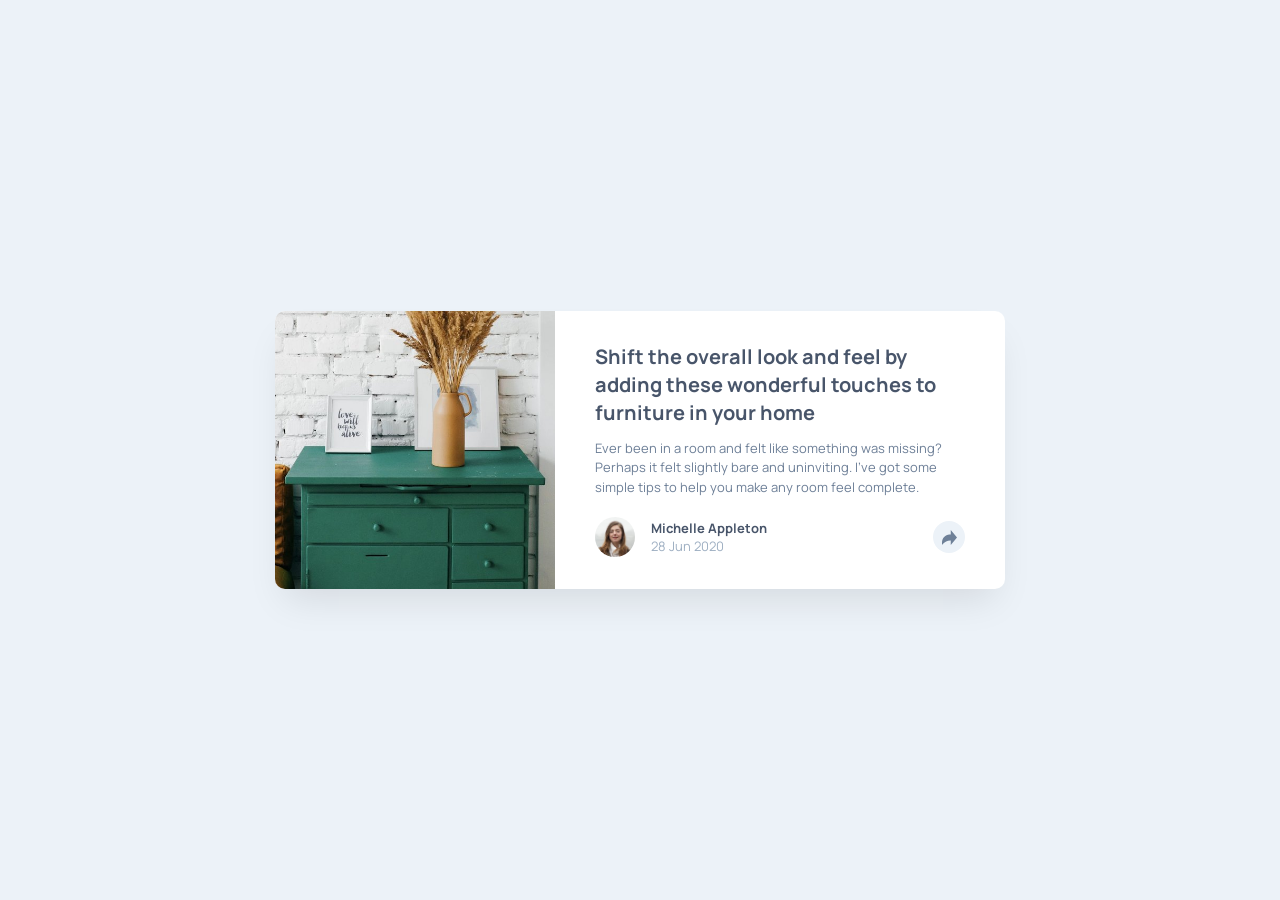
<file: article-preview-component-master/index.html>
<!doctype html>
<html lang="en">
  <head>
    <meta charset="UTF-8" />
    <meta name="viewport" content="width=device-width, initial-scale=1.0" />
    <link
      href="https://fonts.googleapis.com/css2?family=Manrope:wght@200..800&display=swap"
      rel="stylesheet"
    />
    <link rel="stylesheet" href="style.css" />
    <link
      rel="icon"
      type="image/png"
      sizes="32x32"
      href="./images/favicon-32x32.png"
    />
    <title>Frontend Mentor | Article preview component</title>
  </head>
  <body>
    <main>
      <div class="left-side">
        <img src="images/drawers.jpg" alt="" />
      </div>

      <div class="right-side">
        <div class="top">
          <p>
            Shift the overall look and feel by adding these wonderful touches to
            furniture in your home
          </p>
        </div>

        <div class="mid">
          <p>
            Ever been in a room and felt like something was missing? Perhaps it
            felt slightly bare and uninviting. I’ve got some simple tips to help
            you make any room feel complete.
          </p>
        </div>

        <div class="bottom">
          <div class="personal-details">
            <img src="images/avatar-michelle.jpg" alt="" />
            <div>
              <p class="name">Michelle Appleton</p>
              <p class="date">28 Jun 2020</p>
            </div>
          </div>
          <div class="share-image">
            <img src="images/icon-share.svg" alt="" />
          </div>
        </div>
      </div>

      <div class="share">
        <div class="share-box">
          <p>Share</p>
          <img src="images/icon-facebook.svg" alt="" />
          <img src="images/icon-twitter.svg" alt="" />
          <img src="images/icon-pinterest.svg" alt="" />
        </div>
      </div>
    </main>

    <script src="script.js"></script>
  </body>
</html>
</file>
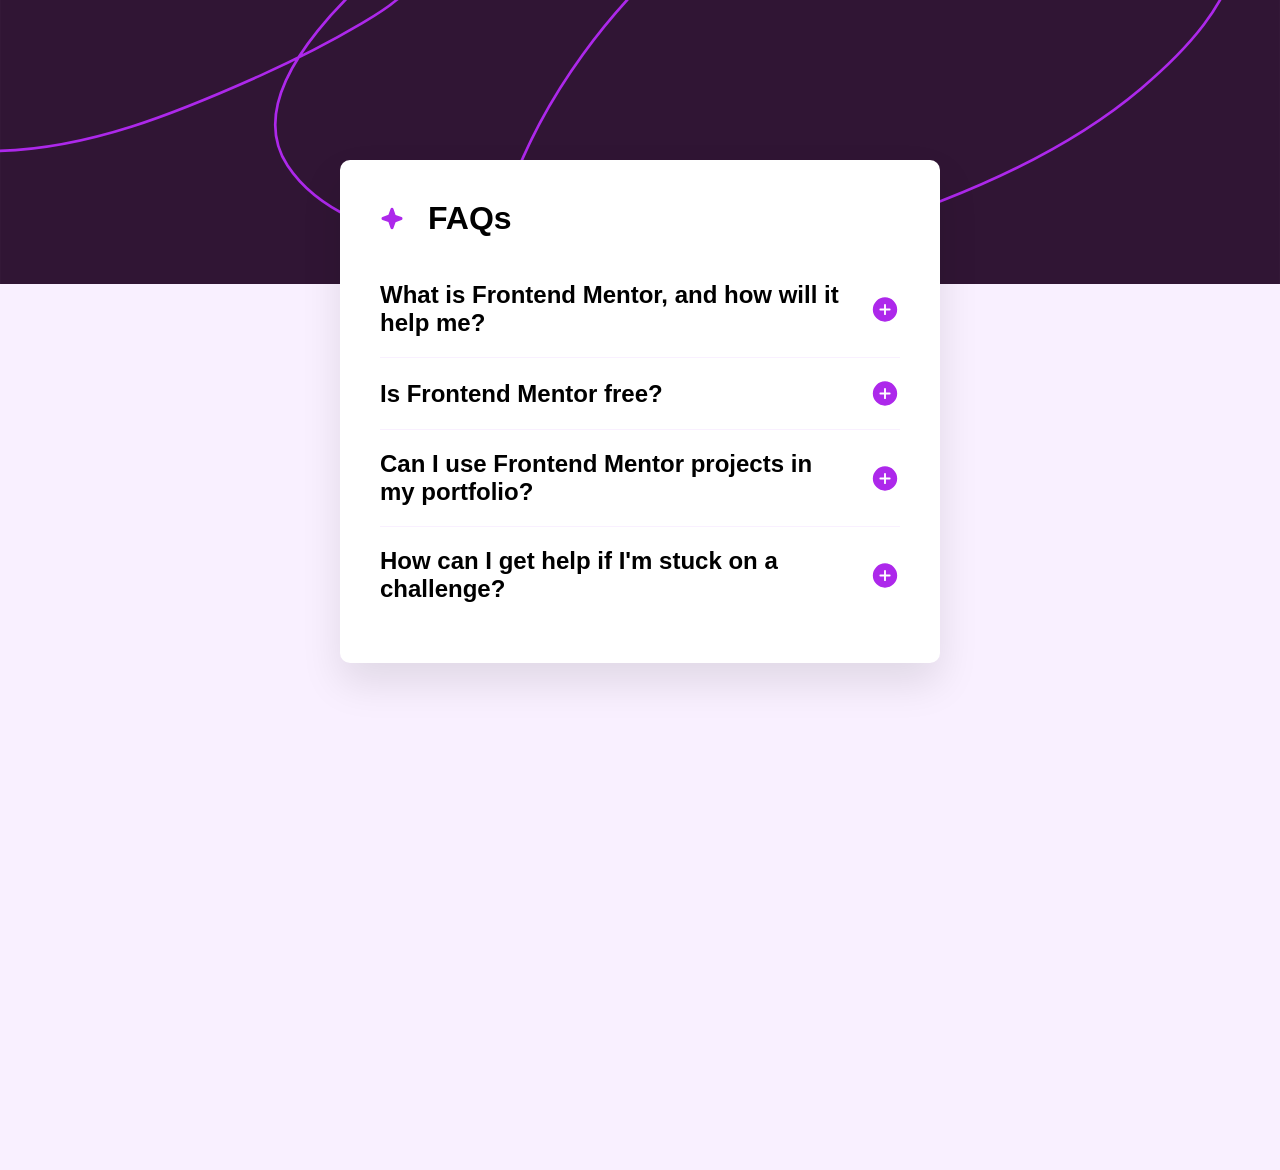
<file: faq-accordion-main/index.html>
<!doctype html>
<html lang="en">
  <head>
    <meta charset="UTF-8" />
    <meta name="viewport" content="width=device-width, initial-scale=1.0" />
    <link rel="stylesheet" href="style.css" />
    <link
      rel="icon"
      type="image/png"
      sizes="32x32"
      href="./assets/images/favicon-32x32.png"
    />
    <title>Frontend Mentor | FAQ accordion</title>
  </head>
  <body>
    <main class="container">
      <div class="header">
        <img
          src="assets/images/icon-star.svg"
          alt="Star Icon"
          class="star-icon"
        />
        <h1>FAQs</h1>
      </div>

      <div class="faq-list">
        <div class="section">
          <div class="question">
            <h2>What is Frontend Mentor, and how will it help me?</h2>
            <img
              src="assets/images/icon-plus.svg"
              alt="Expand"
              class="toggle-icon"
            />
          </div>
          <div class="answer">
            <p>
              Frontend Mentor offers realistic coding challenges to help
              developers improve their frontend coding skills with projects in
              HTML, CSS, and JavaScript. It's suitable for all levels and ideal
              for portfolio building.
            </p>
          </div>
        </div>

        <div class="section">
          <div class="question">
            <h2>Is Frontend Mentor free?</h2>
            <img
              src="assets/images/icon-plus.svg"
              alt="Expand"
              class="toggle-icon"
            />
          </div>
          <div class="answer">
            <p>
              Yes, Frontend Mentor offers both free and premium coding
              challenges, with the free option providing access to a range of
              projects suitable for all skill levels.
            </p>
          </div>
        </div>

        <div class="section">
          <div class="question">
            <h2>Can I use Frontend Mentor projects in my portfolio?</h2>
            <img
              src="assets/images/icon-plus.svg"
              alt="Expand"
              class="toggle-icon"
            />
          </div>
          <div class="answer">
            <p>
              Yes, you can use projects completed on Frontend Mentor in your
              portfolio. It's an excellent way to showcase your skills to
              potential employers!
            </p>
          </div>
        </div>

        <div class="section">
          <div class="question">
            <h2>How can I get help if I'm stuck on a challenge?</h2>
            <img
              src="assets/images/icon-plus.svg"
              alt="Expand"
              class="toggle-icon"
            />
          </div>
          <div class="answer">
            <p>
              The best place to get help is inside Frontend Mentor's Discord
              community. There's a help channel where you can ask questions and
              seek support from other community members.
            </p>
          </div>
        </div>
      </div>
    </main>

    <script src="script.js"></script>
  </body>
</html>
</file>
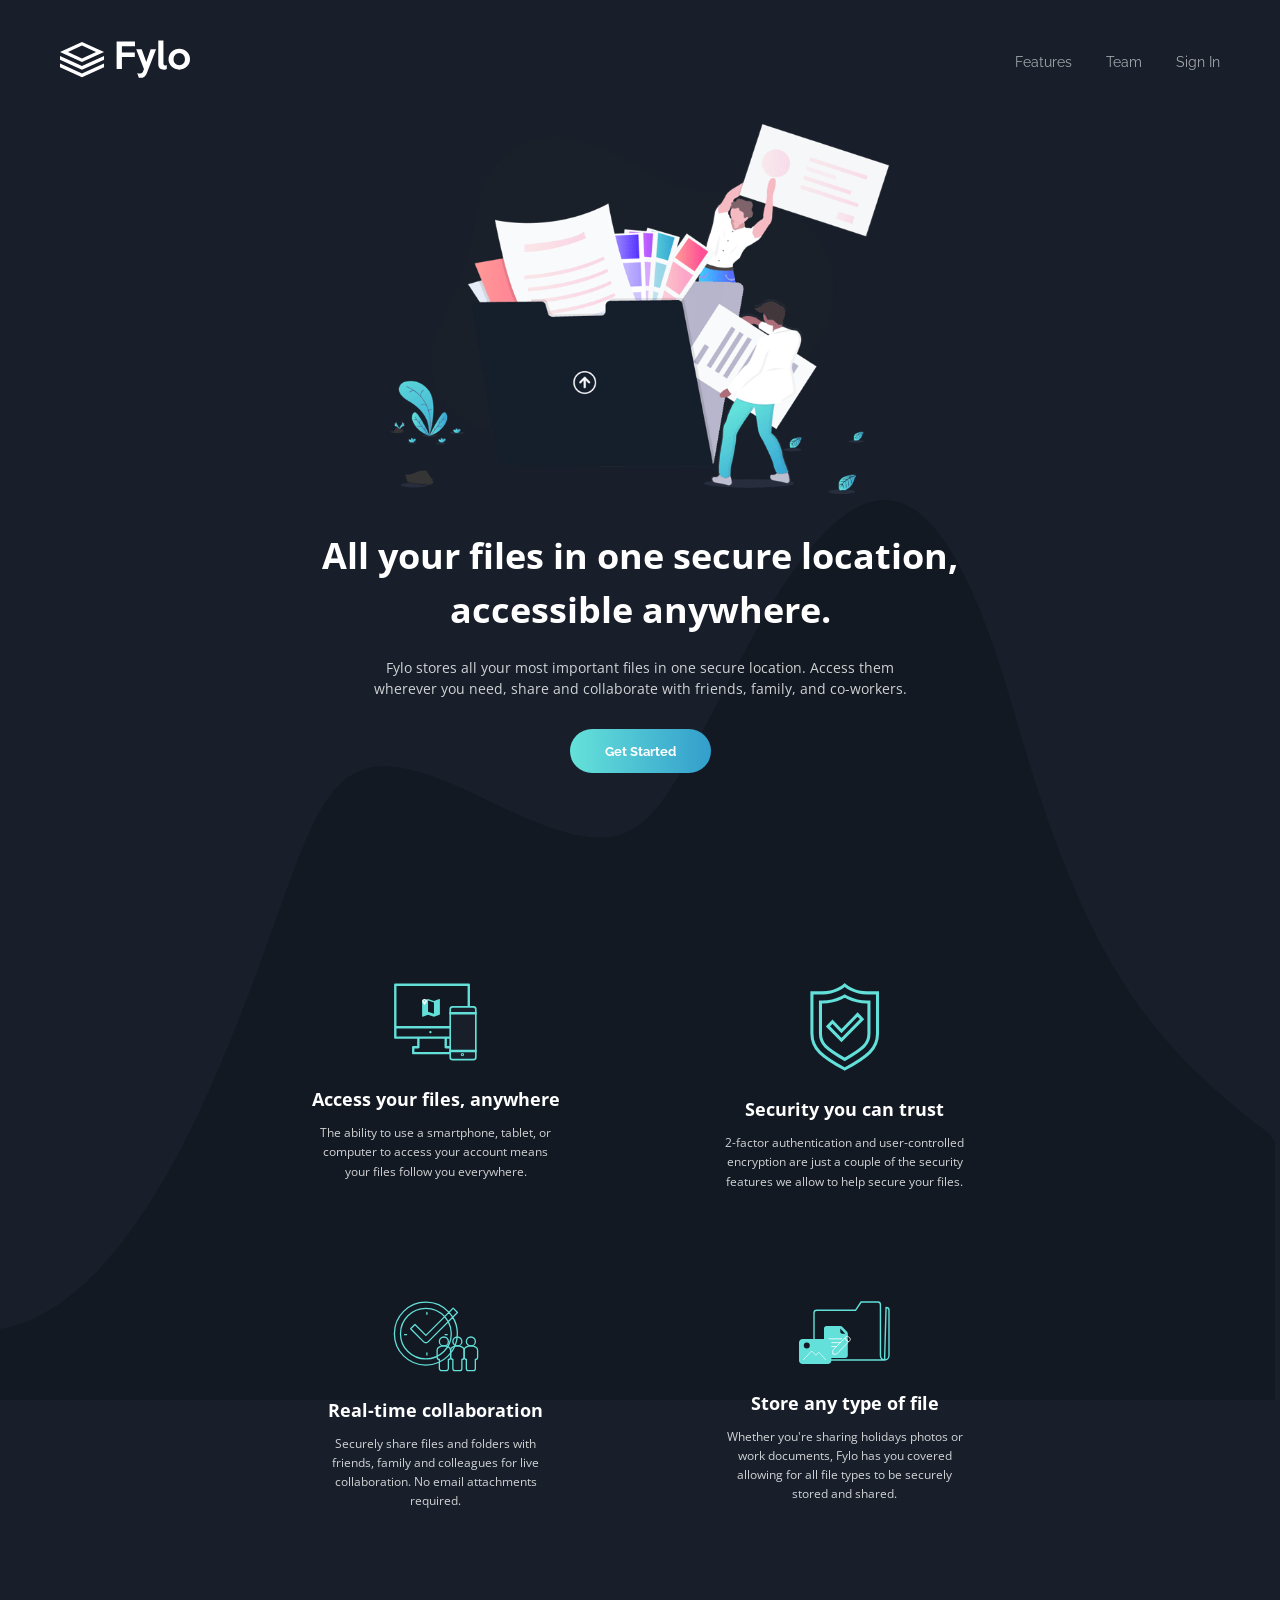
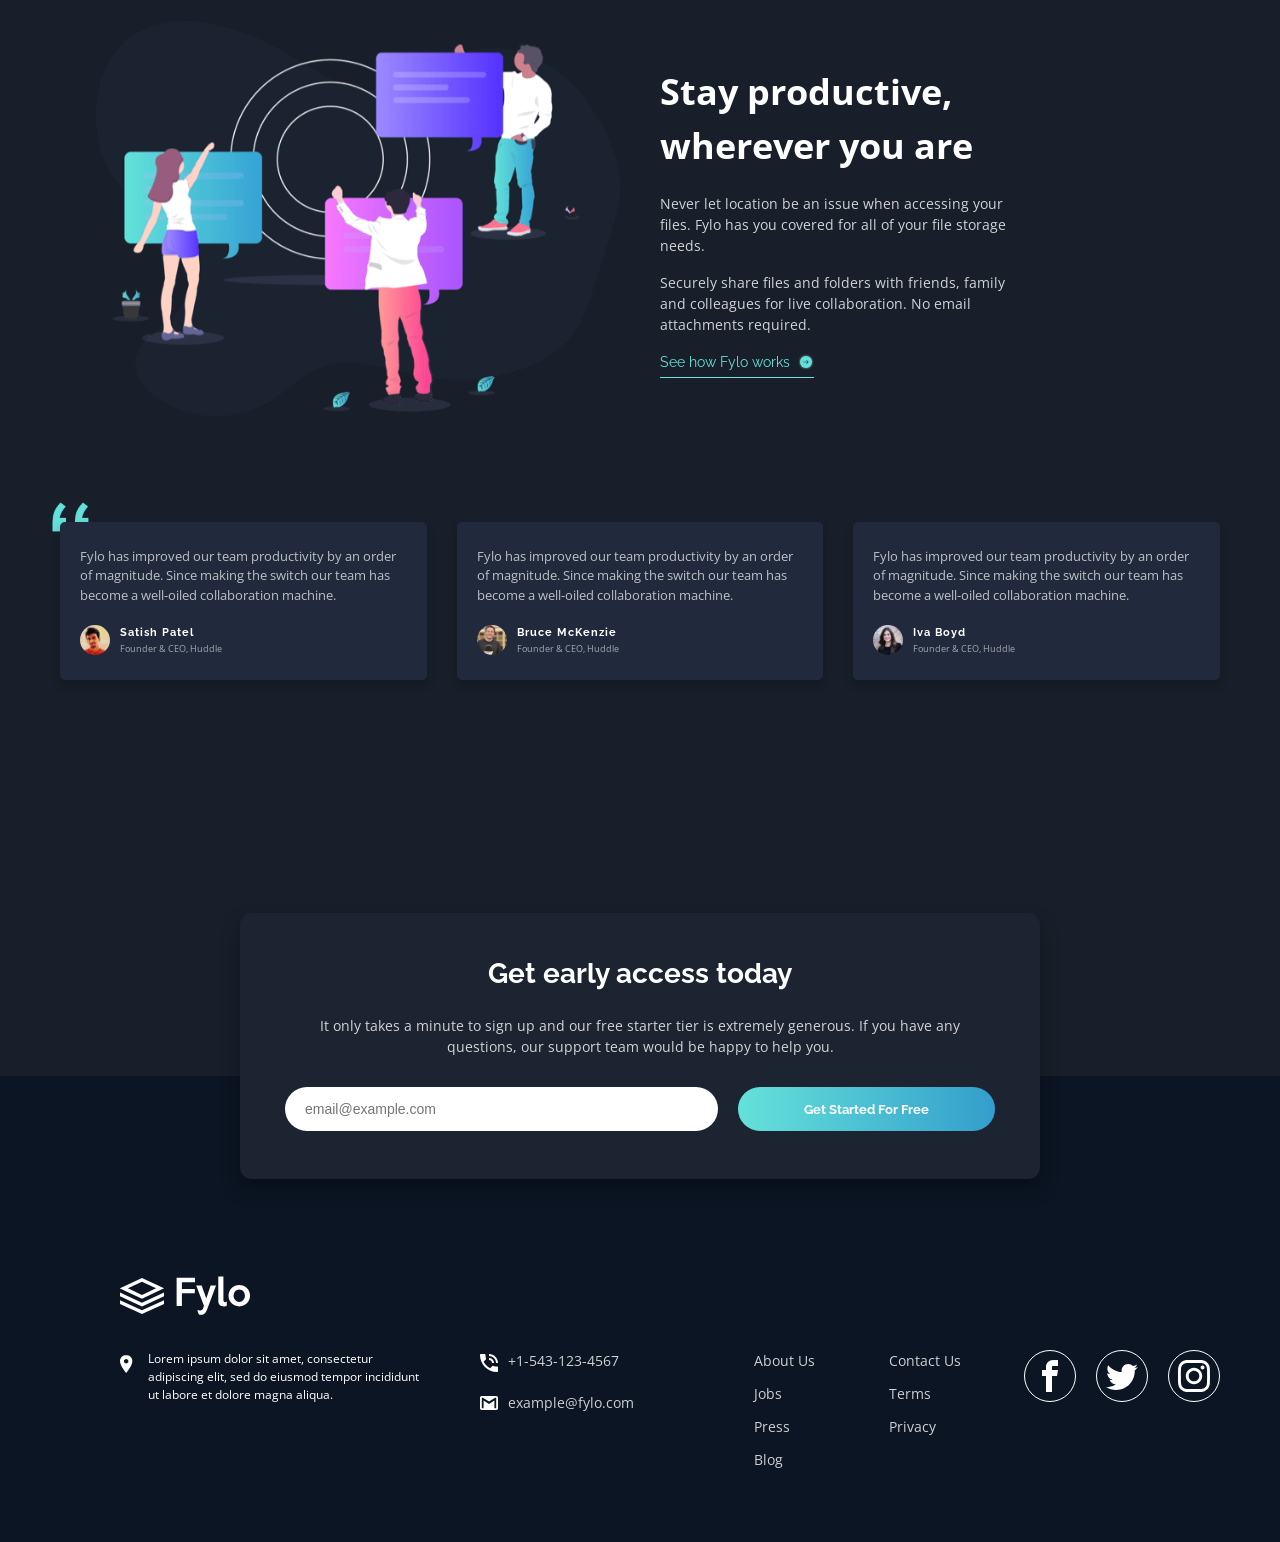
<file: fylo-dark-theme-landing-page-master/index.html>
<!doctype html>
<html lang="en">
  <head>
    <meta charset="UTF-8" />
    <meta name="viewport" content="width=device-width, initial-scale=1.0" />
    <link
      href="https://fonts.googleapis.com/css2?family=Raleway:wght@400;700&display=swap"
      rel="stylesheet"
    />
    <link
      href="https://fonts.googleapis.com/css2?family=Open+Sans:wght@400;700&display=swap"
      rel="stylesheet"
    />
    <link rel="stylesheet" href="style.css" />
    <link
      rel="icon"
      type="image/png"
      sizes="32x32"
      href="./images/favicon-32x32.png"
    />
    <title>Fylo | dark theme landing page</title>
  </head>
  <body>
    <div class="header">
      <div class="header-image">
        <img src="images/logo.svg" alt="Fylo logo" />
      </div>
      <ul class="header-list">
        <li class="header-list-member">Features</li>
        <li class="header-list-member">Team</li>
        <li class="header-list-member">Sign In</li>
      </ul>
    </div>

    <div class="top-middle-container">
      <img src="images/illustration-intro.png" alt="" />
      <div class="top-middle-container-bold-text">
        <p>All your files in one secure location, accessible anywhere.</p>
      </div>
      <div class="top-middle-container-bottom-text">
        <p>
          Fylo stores all your most important files in one secure location.
          Access them wherever you need, share and collaborate with friends,
          family, and co-workers.
        </p>
      </div>
      <button class="top-middle-container-button">Get Started</button>
    </div>

    <div class="middle-container">
      <div class="middle-sub-container">
        <img src="images/icon-access-anywhere.svg" alt="" />
        <div class="middle-container-bold-text">
          Access your files, anywhere
        </div>
        <div class="middle-container-bottom-text">
          The ability to use a smartphone, tablet, or computer to access your
          account means your files follow you everywhere.
        </div>
      </div>
      <div class="middle-sub-container">
        <img src="images/icon-security.svg" alt="" />
        <div class="middle-container-bold-text">Security you can trust</div>
        <div class="middle-container-bottom-text">
          2-factor authentication and user-controlled encryption are just a
          couple of the security features we allow to help secure your files.
        </div>
      </div>
      <div class="middle-sub-container">
        <img src="images/icon-collaboration.svg" alt="" />
        <div class="middle-container-bold-text">Real-time collaboration</div>
        <div class="middle-container-bottom-text">
          Securely share files and folders with friends, family and colleagues
          for live collaboration. No email attachments required.
        </div>
      </div>
      <div class="middle-sub-container">
        <img src="images/icon-any-file.svg" alt="" />
        <div class="middle-container-bold-text">Store any type of file</div>
        <div class="middle-container-bottom-text">
          Whether you're sharing holidays photos or work documents, Fylo has you
          covered allowing for all file types to be securely stored and shared.
        </div>
      </div>
    </div>

    <div class="bottom-middle-container">
      <div class="bottom-middle-left-side">
        <img src="images/illustration-stay-productive.png" alt="" />
      </div>
      <div class="bottom-middle-right-side">
        <div class="bottom-middle-header-text">
          Stay productive, wherever you are
        </div>
        <div class="bottom-middle-first-paragraph">
          Never let location be an issue when accessing your files. Fylo has you
          covered for all of your file storage needs.
        </div>
        <div class="bottom-middle-second-paragraph">
          Securely share files and folders with friends, family and colleagues
          for live collaboration. No email attachments required.
        </div>
        <div class="bottom-middle-link">
          <span>See how Fylo works</span>
          <img src="images/icon-arrow.svg" alt="" />
        </div>
      </div>
    </div>

    <div class="people-comments">
      <div class="comment psuedo-image">
        <div class="comment-text">
          Fylo has improved our team productivity by an order of magnitude.
          Since making the switch our team has become a well-oiled collaboration
          machine.
        </div>
        <div class="person">
          <img src="images/profile-1.jpg" alt="" />
          <div class="person-details">
            <div class="name">Satish Patel</div>
            <div class="position">Founder & CEO, Huddle</div>
          </div>
        </div>
      </div>
      <div class="comment">
        <div class="comment-text">
          Fylo has improved our team productivity by an order of magnitude.
          Since making the switch our team has become a well-oiled collaboration
          machine.
        </div>
        <div class="person">
          <img src="images/profile-2.jpg" alt="" />
          <div class="person-details">
            <div class="name">Bruce McKenzie</div>
            <div class="position">Founder & CEO, Huddle</div>
          </div>
        </div>
      </div>
      <div class="comment">
        <div class="comment-text">
          Fylo has improved our team productivity by an order of magnitude.
          Since making the switch our team has become a well-oiled collaboration
          machine.
        </div>
        <div class="person">
          <img src="images/profile-3.jpg" alt="" />
          <div class="person-details">
            <div class="name">Iva Boyd</div>
            <div class="position">Founder & CEO, Huddle</div>
          </div>
        </div>
      </div>
    </div>

    <div class="contact-container">
      <div class="contact-box">
        <h2 class="contact-title">Get early access today</h2>
        <p class="contact-text">
          It only takes a minute to sign up and our free starter tier is
          extremely generous. If you have any questions, our support team would
          be happy to help you.
        </p>
        <form class="contact-form" id="contact-form">
          <div class="input-wrapper">
            <input
              type="email"
              class="contact-input"
              placeholder="email@example.com"
            />
            <div class="error-message" id="error-message"></div>
            <div class="success-message" id="success-message"></div>
          </div>
          <button type="submit" class="contact-button">
            Get Started For Free
          </button>
        </form>
      </div>
    </div>

    <footer class="footer">
      <div class="footer-logo">
        <img src="images/logo.svg" alt="Fylo" />
      </div>
      <div class="footer-grid">
        <div class="footer-location">
          <img src="images/icon-location.svg" alt="" />
          <p>
            Lorem ipsum dolor sit amet, consectetur adipiscing elit, sed do
            eiusmod tempor incididunt ut labore et dolore magna aliqua.
          </p>
        </div>
        <div class="footer-contact">
          <div class="footer-phone">
            <img src="images/icon-phone.svg" alt="" />
            <p>+1-543-123-4567</p>
          </div>
          <div class="footer-email">
            <img src="images/icon-email.svg" alt="" />
            <p>example@fylo.com</p>
          </div>
        </div>
        <div class="footer-links">
          <ul>
            <li><span class="footer-link">About Us</span></li>
            <li><span class="footer-link">Jobs</span></li>
            <li><span class="footer-link">Press</span></li>
            <li><span class="footer-link">Blog</span></li>
          </ul>
        </div>
        <div class="footer-links">
          <ul>
            <li><span class="footer-link">Contact Us</span></li>
            <li><span class="footer-link">Terms</span></li>
            <li><span class="footer-link">Privacy</span></li>
          </ul>
        </div>
        <div class="footer-social">
          <span class="social-icon" aria-label="Facebook"
            ><img src="images/facebook.svg" alt=""
          /></span>
          <span class="social-icon" aria-label="Twitter"
            ><img src="images/twitter.svg" alt=""
          /></span>
          <span class="social-icon" aria-label="Instagram"
            ><img src="images/instagram.svg" alt=""
          /></span>
        </div>
      </div>
    </footer>

    <script src="script.js"></script>
  </body>
</html>
</file>
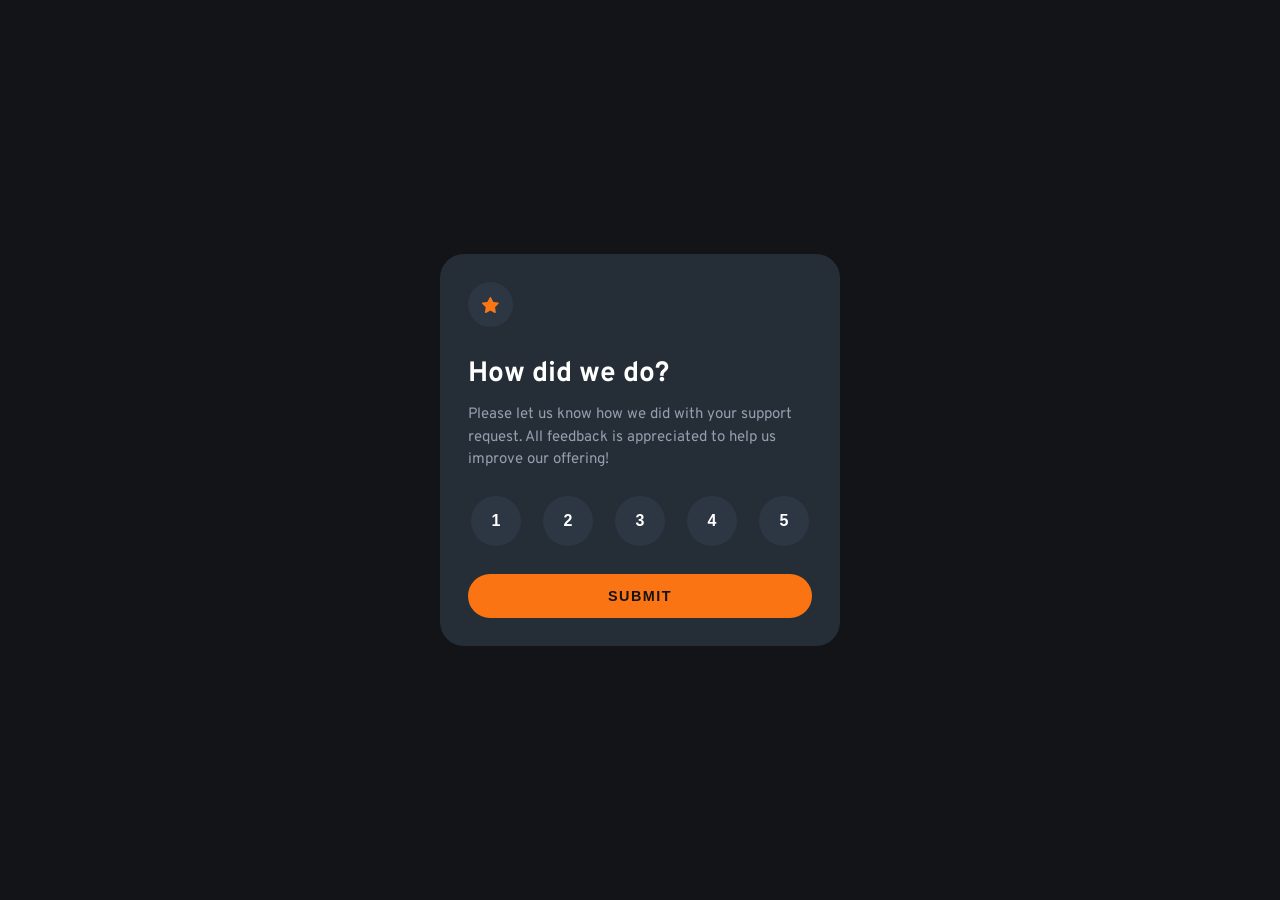
<file: interactive-rating-component-main/index.html>
<!doctype html>
<html lang="en">
  <head>
    <meta charset="UTF-8" />
    <meta name="viewport" content="width=device-width, initial-scale=1.0" />
    <link rel="stylesheet" href="style.css" />
    <!-- displays site properly based on user's device -->

    <link
      href="https://fonts.googleapis.com/css2?family=Overpass:wght@400;700&display=swap"
      rel="stylesheet"
    />

    <link
      rel="icon"
      type="image/png"
      sizes="32x32"
      href="./images/favicon-32x32.png"
    />

    <title>Frontend Mentor | Interactive rating component</title>

    <!-- Feel free to remove these styles or customise in your own stylesheet 👍 -->
    <style>
      .attribution {
        font-size: 0.6875rem;
        text-align: center;
      }
      .attribution a {
        color: hsl(228, 45%, 44%);
      }
    </style>
  </head>
  <body>
    <!-- Rating state start -->

    <div class="rate-page">
      <div class="star-image">
        <img src="images/icon-star.svg" alt="" />
      </div>
      <div class="question">
        <p>How did we do?</p>
      </div>
      <div class="statment">
        <p>
          Please let us know how we did with your support request. All feedback
          is appreciated to help us improve our offering!
        </p>
      </div>

      <div class="list">
        <ul class="numbers-list">
          <li><button class="rating-btn" value="1">1</button></li>
          <li><button class="rating-btn" value="2">2</button></li>
          <li><button class="rating-btn" value="3">3</button></li>
          <li><button class="rating-btn" value="4">4</button></li>
          <li><button class="rating-btn" value="5">5</button></li>
        </ul>
      </div>

      <button class="btn-submit" type="submit">submit</button>
    </div>

    <div class="after-submit-page">
      <div class="image">
        <img src="images/illustration-thank-you.svg" alt="" />

        <div class="display-rate">
          <p>You selected <span id="rate-number"></span> out of 5</p>
        </div>

        <div class="thanks">
          <p>Thank you!</p>
        </div>

        <div class="bottom">
          <p>
            We appreciate you taking the time to give a rating. If you ever need
            more support, don’t hesitate to get in touch!
          </p>
        </div>
      </div>
    </div>

    <script src="script.js"></script>
    <!-- <footer class="attribution">
      Challenge by
      <a href="https://www.frontendmentor.io?ref=challenge">Frontend Mentor</a>.
      Coded by <a href="#">Your Name Here</a>.
    </footer> -->
  </body>
</html>
</file>
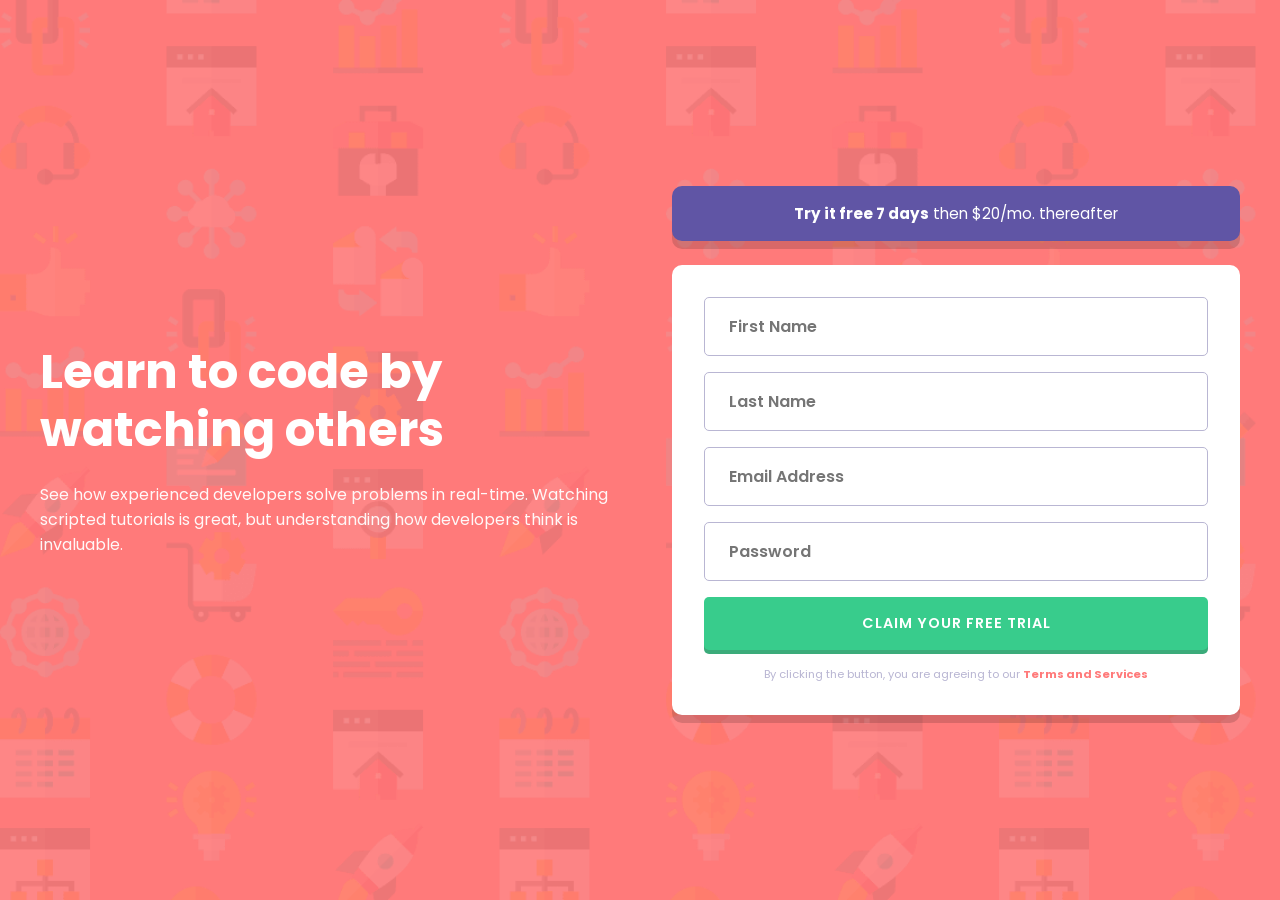
<file: intro-component-with-signup-form-master/index.html>
<!doctype html>
<html lang="en">
  <head>
    <meta charset="UTF-8" />
    <meta name="viewport" content="width=device-width, initial-scale=1.0" />
    <link rel="stylesheet" href="style.css" />
    <link rel="preconnect" href="https://fonts.googleapis.com" />
    <link rel="preconnect" href="https://fonts.gstatic.com" crossorigin />
    <link
      href="https://fonts.googleapis.com/css2?family=Poppins:wght@400;500;600;700&display=swap"
      rel="stylesheet"
    />
    <link
      rel="icon"
      type="image/png"
      sizes="32x32"
      href="./images/favicon-32x32.png"
    />
    <title>Frontend Mentor | Intro component with sign up form</title>
  </head>
  <body>
    <div class="container">
      <div class="left">
        <h1>Learn to code by watching others</h1>
        <p>
          See how experienced developers solve problems in real-time. Watching
          scripted tutorials is great, but understanding how developers think is
          invaluable.
        </p>
      </div>

      <div class="right">
        <div class="top">
          <p><strong>Try it free 7 days</strong> then $20/mo. thereafter</p>
        </div>

        <form id="signup-form" novalidate>
          <div class="field">
            <input
              type="text"
              id="first-name"
              class="input"
              placeholder="First Name"
              autocomplete="given-name"
            />
            <span class="error-icon"></span>
            <p class="error-message" id="first-name-error"></p>
          </div>

          <div class="field">
            <input
              type="text"
              id="last-name"
              class="input"
              placeholder="Last Name"
              autocomplete="family-name"
            />
            <span class="error-icon"></span>
            <p class="error-message" id="last-name-error"></p>
          </div>

          <div class="field">
            <input
              type="email"
              id="email"
              class="input"
              placeholder="Email Address"
              autocomplete="email"
            />
            <span class="error-icon"></span>
            <p class="error-message" id="email-error"></p>
          </div>

          <div class="field">
            <input
              type="password"
              id="password"
              class="input"
              placeholder="Password"
              autocomplete="new-password"
            />
            <span class="error-icon"></span>
            <p class="error-message" id="password-error"></p>
          </div>

          <div class="submit">
            <button type="submit">Claim your free trial</button>
          </div>

          <div class="success-message" id="success-message"></div>

          <div class="bottom">
            <p>
              By clicking the button, you are agreeing to our
              <span class="terms">Terms and Services</span>
            </p>
          </div>
        </form>
      </div>
    </div>

    <script src="script.js"></script>
  </body>
</html>
</file>
<file: article-preview-component-master/style.css>
* {
  padding: 0;
  margin: 0;
  box-sizing: border-box;
}

body {
  font-family: "Manrope", sans-serif;
  background-color: hsl(210, 46%, 95%);
  display: flex;
  justify-content: center;
  align-items: center;
  min-height: 100vh;
  padding: 1rem;
}

main {
  background-color: white;
  max-width: 730px;
  width: 100%;
  display: flex;
  border-radius: 10px;
  position: relative;
  box-shadow: 0 20px 35px -10px rgba(0, 0, 0, 0.1);
}

.left-side img {
  width: 280px;
  height: 100%;
  object-fit: cover;
  border-radius: 10px 0 0 10px;
}

.right-side {
  padding: 32px 40px 32px 40px;
  flex: 1;
}

.top p {
  font-size: 20px;
  font-weight: 700;
  color: hsl(217, 19%, 35%);
  line-height: 1.4;
  margin-bottom: 12px;
}

.mid p {
  font-size: 13px;
  color: hsl(214, 17%, 51%);
  line-height: 1.5;
  margin-bottom: 20px;
}

.bottom {
  display: flex;
  justify-content: space-between;
  align-items: center;
}

.personal-details {
  display: flex;
  align-items: center;
  gap: 16px;
}

.personal-details img {
  width: 40px;
  height: 40px;
  border-radius: 50%;
}

.name {
  font-weight: 700;
  color: hsl(217, 19%, 35%);
  font-size: 13px;
}

.date {
  font-size: 13px;
  color: hsl(212, 23%, 69%);
}

.share-image {
  background-color: hsl(210, 46%, 95%);
  width: 32px;
  height: 32px;
  display: flex;
  align-items: center;
  justify-content: center;
  border-radius: 50%;
  cursor: pointer;
  transition: background-color 0.2s ease;
  z-index: 5;
  position: relative;
}

.share-image:hover {
  background-color: hsl(212, 23%, 69%);
}

.share-image img {
  width: 15px;
  height: 15px;
}

/* ========== SHARE POPUP - DESKTOP VERSION (default) ========== */
.share {
  display: none;
  position: absolute;
  bottom: 80px;
  right: -40px;
  background-color: hsl(217, 19%, 35%);
  border-radius: 12px;
  padding: 12px 32px;
  box-shadow: 0 10px 20px rgba(0, 0, 0, 0.2);
  z-index: 10;
}

/* Triangle pointer for desktop */
.share::after {
  content: "";
  position: absolute;
  bottom: -8px;
  right: 85px;
  border-width: 10px 10px 0 10px;
  border-style: solid;
  border-color: hsl(217, 19%, 35%) transparent transparent transparent;
}

.share.show {
  display: block;
}

.share-box {
  display: flex;
  align-items: center;
  gap: 16px;
}

.share-box p {
  color: hsl(212, 23%, 69%);
  letter-spacing: 5px;
  font-size: 13px;
  text-transform: uppercase;
  margin: 0;
}

.share-box img {
  width: 20px;
  height: 20px;
  cursor: pointer;
  transition: opacity 0.2s;
}

/* ========== MOBILE RESPONSIVE (≤ 768px) ========== */
@media (max-width: 768px) {
  main {
    flex-direction: column;
    max-width: 327px;
  }

  .left-side img {
    width: 100%;
    height: 200px;
    border-radius: 10px 10px 0 0;
    object-fit: cover;
  }

  .right-side {
    padding: 32px 28px 20px 28px;
  }

  .top p {
    font-size: 16px;
  }
  .share {
    position: absolute;
    bottom: 0;
    left: 0;
    right: 0;
    width: 100%;
    background-color: hsl(217, 19%, 35%);
    border-radius: 0 0 10px 10px;
    padding: 16px 28px;
    display: none;
    justify-content: space-between;
    align-items: center;
    box-shadow: none;
    /* Remove triangle on mobile */
    &::after {
      display: none;
    }
  }

  .share.show {
    display: flex;
  }

  .share-box {
    width: 100%;
    justify-content: flex-start;
    gap: 20px;
  }

  .share-box p {
    letter-spacing: 4px;
    font-size: 12px;
  }

  .share.show ~ .bottom .personal-details,
  .share.show + .bottom .personal-details {
    display: none;
  }
}
</file>
<file: faq-accordion-main/style.css>
/* --- Global Resets & Mobile Styles (Default) --- */
* {
  padding: 0;
  margin: 0;
  box-sizing: border-box;
}

body {
  font-family: "Work Sans", sans-serif;
  font-size: 16px;
  min-height: 100vh;
  background-color: hsl(275, 100%, 97%); /* Background color from style-guide */
  background-image: url("assets/images/background-pattern-mobile.svg");
  background-repeat: no-repeat;
  background-size: 100% auto;
  display: flex;
  justify-content: center;
  padding: 140px 24px 100px; /* Space for the background pattern */
}

.container {
  background-color: white;
  width: 100%;
  max-width: 600px;
  height: max-content;
  padding: 24px;
  border-radius: 10px;
  box-shadow: 0px 20px 40px rgba(0, 0, 0, 0.1);
}

.header {
  display: flex;
  align-items: center;
  gap: 24px;
  margin-bottom: 24px;
}

.header img {
  width: 24px;
}

.header p {
  font-weight: 700;
  font-size: 32px;
  color: hsl(292, 42%, 14%);
}

/* --- Section & Interactive Area --- */
.section {
  padding: 20px 0;
  border-bottom: 1px solid hsl(275, 100%, 97%);
}

.section:last-child {
  border-bottom: none;
}

.question {
  display: flex;
  justify-content: space-between;
  align-items: center;
  cursor: pointer;
  gap: 20px;
}

.question p {
  font-weight: 600;
  color: hsl(292, 42%, 14%);
  line-height: 1.2;
}

.question:hover p {
  color: hsl(281, 83%, 54%); /* Interactive hover state */
}

.answer {
  display: grid;
  grid-template-rows: 0fr;
  transition: grid-template-rows 0.3s ease;
}

.answer p {
  overflow: hidden;
  color: hsl(292, 16%, 49%);
  line-height: 1.5;
}

/* State when active */
.section.active .answer {
  grid-template-rows: 1fr;
}

.section.active .answer p {
  padding-top: 20px;
}

/* --- DESKTOP MEDIA QUERY --- */
/* Triggered when screen is wider than 768px */
@media (min-width: 768px) {
  body {
    background-image: url("assets/images/background-pattern-desktop.svg");
    padding: 160px 24px 80px;
    min-height: 130vh;
  }

  .container {
    padding: 40px;
  }

  .header p {
    font-size: 56px;
  }

  .question p {
    font-size: 18px;
  }
}
</file>
<file: fylo-dark-theme-landing-page-master/style.css>
* {
  margin: 0;
  padding: 0;
  box-sizing: border-box;
}

html {
  overflow-y: auto;
  scrollbar-width: none;
}
html::-webkit-scrollbar {
  display: none;
}

body {
  font-family: "Open Sans", sans-serif;
  background-color: hsl(218, 28%, 13%);
  color: white;
  font-size: 14px;
  line-height: 1.5;

  /* background-image: url("images/bg-curvy-desktop.svg");
  background-repeat: no-repeat;
  background-position: top 450px center; 
  background-size: 100% auto; */
}

body::before {
  content: "";
  position: absolute;
  top: 500px;
  left: -5px;
  width: 100%;
  height: 100%;
  background-image: url("images/bg-curvy-desktop.svg");
  background-size: 100% 100%;
  filter: brightness(0.8);
  pointer-events: none;
  z-index: -1;
}

h1,
h2,
h3,
h4,
.header-list-member,
.top-middle-container-button,
.contact-button,
.bottom-middle-link,
.comment .name {
  font-family: "Raleway", sans-serif;
}

/* Header */
.header {
  display: flex;
  justify-content: space-between;
  align-items: center;
  flex-wrap: wrap;
  padding: 40px 60px 20px;
}
.header-image {
  width: 130px;
}
.header-image img {
  width: 100%;
}
.header-list {
  list-style: none;
}
.header-list-member {
  display: inline-block;
  margin-left: 30px;
  color: white;
  opacity: 0.6;
  cursor: pointer;
  transition: opacity 0.2s;
}
.header-list-member:hover {
  opacity: 1;
  text-decoration: underline;
  font-weight: 700;
}

/* Intro */
.top-middle-container {
  text-align: center;
  max-width: 700px;
  margin: 0 auto;
  padding: 20px 20px 100px;
}
.top-middle-container img {
  width: 100%;
  max-width: 500px;
}
.top-middle-container-bold-text {
  font-size: clamp(24px, 5vw, 36px);
  font-weight: 700;
  margin: 30px 0 20px;
}
.top-middle-container-bottom-text {
  font-size: 14px;
  opacity: 0.8;
  max-width: 550px;
  margin: 0 auto 30px;
}
.top-middle-container-button {
  background: linear-gradient(90deg, hsl(176, 68%, 64%), hsl(198, 60%, 50%));
  border: none;
  padding: 14px 35px;
  border-radius: 30px;
  color: white;
  font-weight: 700;
  cursor: pointer;
  transition: background 0.3s;
}
.top-middle-container-button:hover {
  background: hsl(176, 68%, 64%);
}

/* Features grid */
.middle-container {
  display: flex;
  flex-wrap: wrap;
  justify-content: center;
  width: 60%;
  gap: 50px;
  margin: 80px auto;
}
.middle-sub-container {
  width: 50%;
  flex: 1 1 280px;
  text-align: center;
  padding: 30px;
}
.middle-container-bold-text {
  font-size: 18px;
  font-weight: 700;
  margin: 20px 0 10px;
}
.middle-container-bottom-text {
  padding: 0px 30px;
  font-size: 12px;
  opacity: 0.8;
  line-height: 1.6;
}

/* Stay productive */
.bottom-middle-container {
  display: flex;
  flex-wrap: wrap;
  align-items: center;
  gap: 40px;
  width: 85%;
  margin: 80px auto;
}
.bottom-middle-left-side {
  flex: 1;
}
.bottom-middle-left-side img {
  width: 100%;
}
.bottom-middle-right-side {
  flex: 1;
}
.bottom-middle-header-text {
  font-size: clamp(24px, 4vw, 36px);
  font-weight: 700;
  margin-bottom: 20px;
  padding-right: 160px;
}
.bottom-middle-first-paragraph,
.bottom-middle-second-paragraph {
  margin-bottom: 16px;
  opacity: 0.8;
  padding-right: 150px;
}
.bottom-middle-link {
  display: inline-flex;
  align-items: center;
  gap: 8px;
  color: hsl(176, 68%, 64%);
  border-bottom: 1px solid hsl(176, 68%, 64%);
  padding-bottom: 4px;
  cursor: pointer;
}
.bottom-middle-link span {
  cursor: pointer;
}
.bottom-middle-link:hover {
  color: white;
  border-bottom-color: white;
}
.bottom-middle-link:hover img {
  transform: translateX(4px);
}
.bottom-middle-link img {
  transition: transform 0.2s;
}

/* Testimonials */
.people-comments {
  display: flex;
  flex-wrap: wrap;
  justify-content: center;
  gap: 30px;
  max-width: 1200px;
  margin: 100px auto;
  padding: 0 20px;
}
.comment {
  background-color: hsl(219, 30%, 18%);
  border-radius: 5px;
  padding: 25px 20px;
  flex: 1 1 280px;
  box-shadow: 0 5px 10px rgba(0, 0, 0, 0.2);
}
.comment-text {
  font-size: 13px;
  margin-bottom: 20px;
  opacity: 0.7;
}
.person {
  display: flex;
  align-items: center;
  gap: 10px;
}
.person img {
  width: 30px;
  border-radius: 50%;
}
.name {
  font-size: 11px;
  font-weight: 700;
  letter-spacing: 1px;
}
.position {
  font-size: 9px;
  opacity: 0.6;
}
.psuedo-image {
  position: relative;
}
.psuedo-image::before {
  content: "";
  position: absolute;
  top: -20px;
  left: -8px;
  width: 40px;
  height: 30px;
  background-image: url("images/bg-quotes.png");
  background-size: contain;
  background-repeat: no-repeat;
  z-index: -1;
}

.contact-container {
  display: flex;
  justify-content: center;
  padding: 0 20px;
  margin-top: 30px;
}
.contact-box {
  background-color: hsl(217, 28%, 15%);
  max-width: 800px;
  width: 100%;
  padding: 40px 45px;
  border-radius: 12px;
  text-align: center;
  box-shadow: 0 10px 20px rgba(0, 0, 0, 0.3);
  transform: translateY(50%);
  z-index: 10;
}
.contact-title {
  font-size: 28px;
  margin-bottom: 20px;
}
.contact-text {
  font-size: 14px;
  opacity: 0.8;
  margin-bottom: 30px;
  line-height: 1.5;
}
.contact-form {
  display: flex;
  flex-wrap: wrap;
  gap: 20px;
  align-items: flex-start;
}
.input-wrapper {
  flex: 2;
  position: relative;
}
.contact-input {
  width: 100%;
  padding: 14px 20px;
  border-radius: 30px;
  border: none;
  font-size: 14px;
}
.error-message,
.success-message {
  text-align: left;
  font-size: 12px;
  margin-top: 8px;
  padding-left: 20px;
}
.error-message {
  color: hsl(0, 100%, 63%);
}
.success-message {
  color: hsl(176, 68%, 64%);
}
.contact-button {
  flex: 1;
  background: linear-gradient(90deg, hsl(176, 68%, 64%), hsl(198, 60%, 50%));
  border: none;
  padding: 14px 20px;
  border-radius: 30px;
  color: white;
  font-weight: 700;
  cursor: pointer;
  transition: background 0.3s;
}
.contact-button:hover {
  background: hsl(176, 68%, 64%);
}

.footer {
  background-color: hsl(216, 53%, 9%);
  padding: 200px 60px 60px 120px;
  margin-top: 30px;
}
.footer-logo {
  margin-bottom: 30px;
}
.footer-logo img {
  width: 130px;
}
.footer-grid {
  display: flex;
  flex-wrap: wrap;
}
.footer-location {
  margin-right: 60px;
  display: flex;
  max-width: 300px;
  gap: 15px;
  align-items: start;
}
.footer-location p {
  font-size: 12px;
}
.footer-location img {
  padding-top: 5px;
  width: 18px;
  height: auto;
  object-fit: contain;
}
.footer-contact {
  margin-right: 120px;
  flex: 1;
}
.footer-contact div {
  display: flex;
  gap: 10px;
  margin-bottom: 20px;
  align-items: flex-start;
}
.footer-contact img {
  width: 18px;
  margin-top: 4px;
}
.footer-contact p {
  opacity: 0.8;
  line-height: 1.5;
}
.footer-links {
  flex: 1;
}
.footer-links ul {
  list-style: none;
}
.footer-links li {
  margin-bottom: 12px;
}
.footer-link {
  cursor: pointer;
  opacity: 0.8;
  transition: opacity 0.2s;
}
.footer-link:hover {
  opacity: 1;
  text-decoration: underline;
}
.footer-social {
  flex: 1;
  display: flex;
  gap: 20px;
}
.social-icon {
  padding: 25px;
  display: inline-flex;
  align-items: center;
  justify-content: center;
  width: 32px;
  height: 32px;
  border: 1px solid white;
  border-radius: 50%;
  filter: brightness(0) invert(1);
  transition:
    border-color 0.2s,
    color 0.2s;
}
.social-icon:hover {
  border-color: hsl(176, 68%, 64%);
  color: hsl(176, 68%, 64%);
  cursor: pointer;
}

@media (max-width: 768px) {
  body::before {
    top: 350px;
  }
  .header {
    padding: 30px 20px;
  }
  .header-list-member {
    margin-left: 20px;
  }
  .middle-container {
    width: 90%;
  }
  .bottom-middle-container {
    width: 95%;
    flex-direction: column;
  }
  .bottom-middle-right-side {
    text-align: center;
  }
  .bottom-middle-header-text,
  .bottom-middle-first-paragraph,
  .bottom-middle-second-paragraph {
    padding-right: 20px;
    margin-left: auto;
    margin-right: auto;
  }
  .people-comments {
    flex-direction: column;
    width: 50%;
  }
  .comment {
    flex: 0;
  }
  .contact-box {
    padding: 30px 25px;
  }
  .contact-title {
    font-size: 22px;
  }
  .contact-form {
    flex-direction: column;
  }
  .input-wrapper {
    width: 100%;
  }
  .contact-button {
    width: 100%;
  }
  .footer {
    padding: 200px 30px 40px;
  }
  .footer-grid {
    flex-direction: column;
    gap: 40px;
  }
  .footer-social {
    justify-content: center;
  }
}

@media (max-width: 480px) {
  body::before {
    top: 200px;
  }
  .psuedo-image::before {
    top: -15px;
    left: -5px;
    width: 30px;
    height: 25px;
  }
  .people-comments {
    flex-direction: column;
    width: 90%;
  }
  .name {
    margin-bottom: 5px;
  }
}
</file>
<file: interactive-rating-component-main/style.css>
* {
  padding: 0;
  margin: 0;
  box-sizing: border-box;
}

body {
  font-family: "Overpass", sans-serif;
  font-size: 15px;
  background-color: hsl(216, 12%, 8%);
  display: flex;
  justify-content: center;
  align-items: center;
  min-height: 100vh;
  margin: 0;
  padding: 1rem;
}

.rate-page {
  background-color: hsl(213, 19%, 18%);
  color: white;
  padding: 1.75rem;
  border-radius: 1.5rem;
  max-width: 400px;
  width: 100%;
  margin: auto;
  transition: all 0.2s ease;
}

.star-image {
  background-color: hsl(213, 19%, 22%);
  width: 45px;
  height: 45px;
  border-radius: 50%;
  display: flex;
  align-items: center;
  justify-content: center;
  margin-bottom: 1.8rem;
}

.question p {
  font-size: 1.75rem;
  font-weight: 700;
  margin-bottom: 0.75rem;
}

.statment p {
  color: hsl(217, 12%, 63%);
  line-height: 1.5;
  margin-bottom: 1.5rem;
}

.numbers-list {
  display: flex;
  justify-content: space-between;
  gap: 1rem;
  list-style: none;
  padding: 0;
  margin: 0 0 1.8rem 0;
}

.numbers-list li {
  flex: 1;
  display: flex;
  justify-content: center;
}

.rating-btn {
  background-color: hsl(213, 19%, 22%);
  border: none;
  color: white;
  font-weight: 700;
  font-size: 1rem;
  width: 50px;
  height: 50px;
  border-radius: 50%;
  display: inline-flex;
  align-items: center;
  justify-content: center;
  cursor: pointer;
  transition: all 0.2s ease-in-out;
}

.rating-btn:hover {
  background-color: hsl(25, 97%, 53%);
  color: white;
}

.rating-btn.selected {
  background-color: hsl(0, 100%, 100%);
  color: black;
}

.rating-btn:focus-visible {
  outline: 2px solid hsl(25, 97%, 53%);
  outline-offset: 2px;
}

.btn-submit {
  background-color: hsl(25, 97%, 53%);
  border: none;
  color: hsl(216, 12%, 8%);
  font-weight: 700;
  font-size: 0.9rem;
  letter-spacing: 1.5px;
  text-transform: uppercase;
  width: 100%;
  padding: 0.85rem;
  border-radius: 2rem;
  cursor: pointer;
  transition: all 0.2s ease;
}

.btn-submit:hover {
  background-color: white;
  color: hsl(216, 12%, 8%);
}

.btn-submit:active {
  transform: translateY(1px);
}

/*  second page  */
.after-submit-page {
  background-color: hsl(213, 19%, 18%);
  color: white;
  padding: 2rem 1.5rem;
  max-width: 400px;
  width: 100%;
  border-radius: 1.5rem;
  display: none;
  flex-direction: column;
  align-items: center;
  text-align: center;
}

.after-submit-page img {
  max-width: 140px;
  margin-bottom: 1rem;
}

.display-rate {
  background-color: hsl(213, 19%, 22%);
  padding: 0.4rem 1.2rem;
  border-radius: 2rem;
  width: fit-content;
  margin: 1.2rem auto;
}

.display-rate p {
  color: hsl(25, 97%, 53%);
  font-size: 0.85rem;
  margin: 0;
}

.thanks p {
  font-size: 1.75rem;
  font-weight: 700;
  margin: 0.5rem 0 0.8rem;
}

.bottom p {
  color: hsl(217, 12%, 63%);
  line-height: 1.5;
  font-size: 0.9rem;
}

/* Responsive for small screens */
@media (max-width: 450px) {
  .rate-page,
  .after-submit-page {
    padding: 1.5rem;
  }
  .rating-btn {
    width: 42px;
    height: 42px;
    font-size: 0.9rem;
  }
  .question p {
    font-size: 1.5rem;
  }
  .numbers-list {
    flex-wrap: wrap;
  }
}
</file>
<file: intro-component-with-signup-form-master/style.css>
* {
  margin: 0;
  padding: 0;
  box-sizing: border-box;
}

body {
  font-family: "Poppins", sans-serif;
  font-size: 16px;
  background: hsl(0, 100%, 74%) url("images/bg-intro-desktop.png") repeat;
  background-size: cover;
  min-height: 100vh;
  display: flex;
  align-items: center;
  justify-content: center;
  padding: 2rem;
}

.container {
  max-width: 1200px;
  width: 100%;
  display: flex;
  align-items: center;
  gap: 4rem;
}

/* LEFT SECTION */
.left {
  flex: 1;
  color: white;
}

.left h1 {
  font-size: 3rem;
  font-weight: 700;
  line-height: 1.2;
  margin-bottom: 1.5rem;
}

.left p {
  font-size: 1rem;
  font-weight: 400;
  opacity: 0.95;
}

/* RIGHT SECTION */
.right {
  flex: 1;
  display: flex;
  flex-direction: column;
  gap: 1.5rem;
}

.top {
  background-color: hsl(248, 32%, 49%);
  color: white;
  text-align: center;
  padding: 1rem;
  border-radius: 10px;
  box-shadow: 0 8px 0 rgba(0, 0, 0, 0.15);
  font-size: 0.95rem;
}

.top strong {
  font-weight: 700;
}

form {
  background-color: white;
  padding: 2rem;
  border-radius: 10px;
  box-shadow: 0 8px 0 rgba(0, 0, 0, 0.15);
}

.field {
  position: relative;
  margin-bottom: 1rem;
}

.input {
  width: 100%;
  padding: 1rem 1.5rem;
  font-size: 1rem;
  font-weight: 600;
  border: 1px solid hsl(246, 25%, 77%);
  border-radius: 5px;
  outline: none;
  transition: border 0.2s;
  font-family: inherit;
}

.input:focus {
  border-color: hsl(248, 32%, 49%);
}

.input.error-border {
  border: 2px solid hsl(0, 100%, 74%);
}

/* Error icon */
.error-icon {
  display: none;
  position: absolute;
  top: 50%;
  right: 1rem;
  transform: translateY(-50%);
  width: 24px;
  height: 24px;
  background-image: url("images/icon-error.svg");
  background-size: contain;
  background-repeat: no-repeat;
  pointer-events: none;
}

.error-icon.show {
  display: block;
}

.error-message {
  display: none;
  font-size: 0.7rem;
  color: hsl(0, 100%, 74%);
  font-weight: 500;
  text-align: right;
  margin-top: 0.3rem;
  font-style: italic;
}

.error-message.show {
  display: block;
}

button {
  width: 100%;
  background-color: hsl(154, 59%, 51%);
  color: white;
  text-transform: uppercase;
  font-weight: 600;
  font-size: 0.9rem;
  letter-spacing: 1px;
  padding: 1rem;
  border: none;
  border-radius: 5px;
  cursor: pointer;
  transition:
    background 0.2s,
    box-shadow 0.2s;
  box-shadow: 0 4px 0 hsl(154, 49%, 45%);
  font-family: inherit;
}

button:hover {
  background-color: hsl(154, 59%, 45%);
}

button:active {
  transform: translateY(2px);
  box-shadow: 0 2px 0 hsl(154, 49%, 45%);
}

.success-message {
  text-align: center;
  margin: 1rem 0 0;
  padding: 0.75rem;
  border-radius: 5px;
  font-size: 0.85rem;
  font-weight: 500;
  display: none;
}

.success-message.show {
  display: block;
  background-color: #d4edda;
  color: #155724;
  border: 1px solid #c3e6cb;
}

.bottom {
  font-size: 0.7rem;
  color: hsl(246, 25%, 77%);
  text-align: center;
  margin-top: 1rem;
}

.terms {
  color: hsl(0, 100%, 74%);
  font-weight: 700;
  cursor: pointer;
}

.terms:hover {
  text-decoration: underline;
}

/* MOBILE RESPONSIVE */
@media (max-width: 800px) {
  body {
    padding: 1.5rem;
  }
  .container {
    flex-direction: column;
    text-align: center;
    gap: 2rem;
  }
  .left h1 {
    font-size: 2rem;
  }
  .left p {
    font-size: 0.95rem;
  }
  form {
    padding: 1.5rem;
  }
  .input {
    padding: 0.8rem 1.2rem;
    font-size: 0.9rem;
  }
  button {
    font-size: 0.8rem;
    padding: 0.8rem;
  }
}

@media (max-width: 480px) {
  .left h1 {
    font-size: 1.8rem;
  }
  .top {
    font-size: 0.85rem;
  }
  .error-message {
    font-size: 0.65rem;
  }
}
</file>
